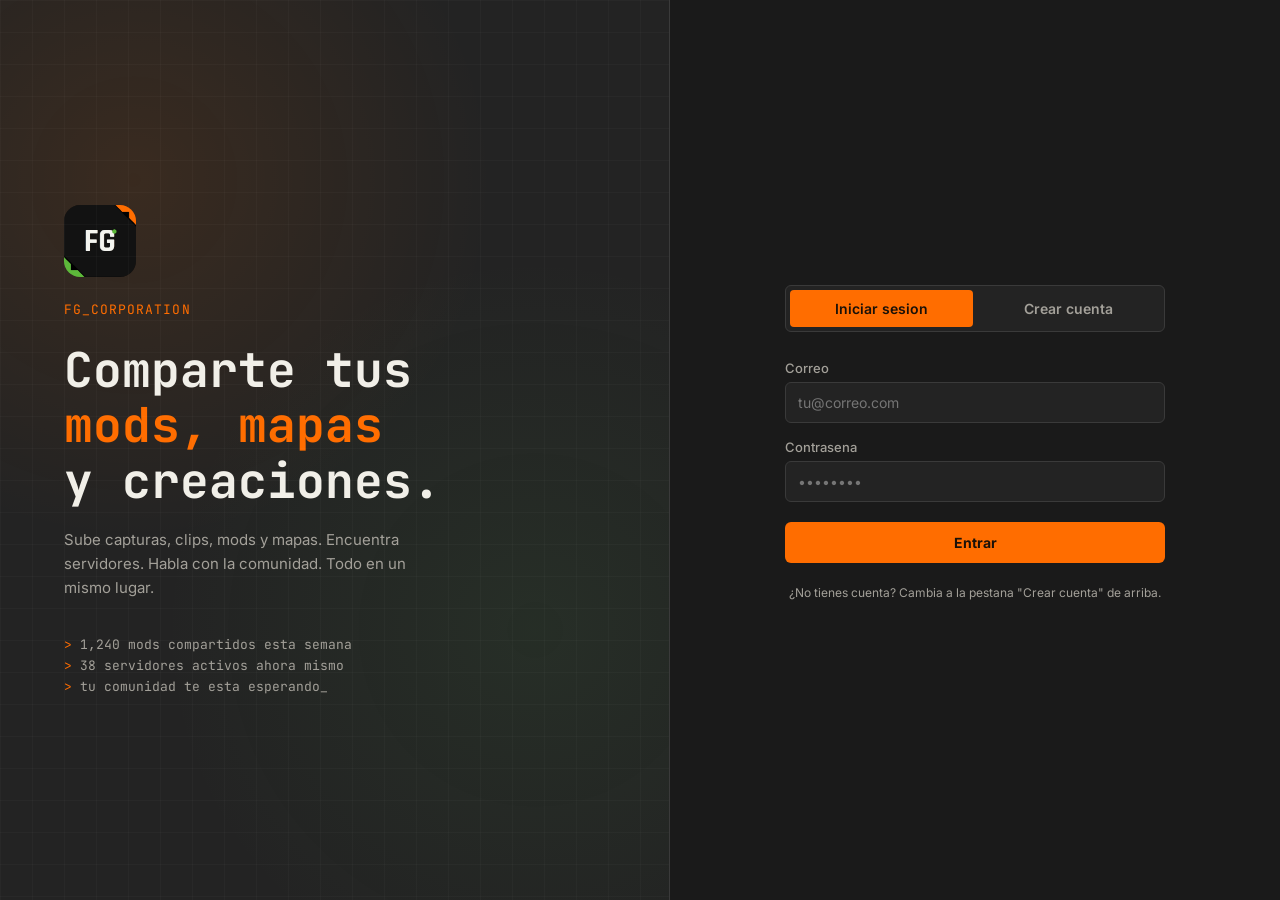
<file: wwwroot/index.html>
﻿<!DOCTYPE html>
<html lang="es">
<head>
    <meta charset="UTF-8">
    <meta name="viewport" content="width=device-width, initial-scale=1.0">
    <title>FG Corporation — Acceso</title>
    <link rel="preconnect" href="https://fonts.googleapis.com">
    <link href="https://fonts.googleapis.com/css2?family=Inter:wght@400;500;600;700&family=JetBrains+Mono:wght@400;600;700&display=swap" rel="stylesheet">
    <link rel="stylesheet" href="css/styles.css">
    <link rel="icon" type="image/jpeg" href="assets/logo.jpg">
</head>
<body>

    <div class="auth-shell">

        <!-- Lado izquierdo: branding -->
        <aside class="auth-side">
            <img src="assets/logo.jpg" alt="FG Corporation" class="brand-logo">
            <div class="brand-mark">FG_CORPORATION</div>
            <h1>Comparte tus<br><span>mods, mapas</span><br>y creaciones.</h1>
            <p>Sube capturas, clips, mods y mapas. Encuentra servidores. Habla con la comunidad. Todo en un mismo lugar.</p>

            <div class="terminal-line"><span class="ok">&gt;</span> 1,240 mods compartidos esta semana</div>
            <div class="terminal-line"><span class="ok">&gt;</span> 38 servidores activos ahora mismo</div>
            <div class="terminal-line"><span class="ok">&gt;</span> tu comunidad te esta esperando_</div>
        </aside>

        <!-- Lado derecho: formulario -->
        <main class="auth-form-wrap">
            <div class="auth-card">

                <div class="tabs">
                    <button type="button" id="tab-login" class="tab-btn active">Iniciar sesion</button>
                    <button type="button" id="tab-register" class="tab-btn">Crear cuenta</button>
                </div>

                <!-- Panel: LOGIN -->
                <section id="panel-login" class="form-panel active">
                    <div id="login-alert" class="alert"></div>
                    <form id="login-form" novalidate>
                        <div class="field">
                            <label for="login-email">Correo</label>
                            <input type="email" id="login-email" required autocomplete="email" placeholder="tu@correo.com">
                        </div>
                        <div class="field">
                            <label for="login-password">Contrasena</label>
                            <input type="password" id="login-password" required autocomplete="current-password" placeholder="••••••••">
                        </div>
                        <button type="submit" id="login-btn" class="btn-primary">Entrar</button>
                    </form>
                    <p class="hint">¿No tienes cuenta? Cambia a la pestana "Crear cuenta" de arriba.</p>
                </section>

                <!-- Panel: REGISTRO -->
                <section id="panel-register" class="form-panel">
                    <div id="register-alert" class="alert"></div>
                    <form id="register-form" novalidate>
                        <div class="field">
                            <label for="register-username">Nombre de usuario</label>
                            <input type="text" id="register-username" required minlength="3" maxlength="50" autocomplete="username" placeholder="wacho">
                        </div>
                        <div class="field">
                            <label for="register-email">Correo</label>
                            <input type="email" id="register-email" required autocomplete="email" placeholder="tu@correo.com">
                        </div>
                        <div class="field">
                            <label for="register-password">Contrasena</label>
                            <input type="password" id="register-password" required minlength="6" autocomplete="new-password" placeholder="Minimo 6 caracteres">
                        </div>
                        <div class="field">
                            <label for="register-password-confirm">Confirmar contrasena</label>
                            <input type="password" id="register-password-confirm" required minlength="6" autocomplete="new-password" placeholder="Repite tu contrasena">
                        </div>
                        <button type="submit" id="register-btn" class="btn-primary">Crear cuenta</button>
                    </form>
                    <p class="hint">Al crear una cuenta aceptas las reglas de la comunidad.</p>
                </section>

            </div>
        </main>

    </div>

    <script src="js/api.js"></script>
    <script src="js/auth.js"></script>
</body>
</html>
</file>
<file: wwwroot/css/styles.css>
﻿/* =====================================================
   Design tokens — Marca FG_Corporation
   Fondo negro/carbon, texto/superficie hueso, acento naranja
   (con el verde del logo como acento secundario/success)
===================================================== */
:root {
    --bg: #1a1a1a;
    --surface: #232323;
    --surface-2: #2b2b2b;
    --border: #3a3a3a;
    --text: #f1efe8;
    --text-dim: #a3a099;
    --accent: #ff6d00;
    --accent-dim: #cc5700;
    --accent-2: #4caf50;
    --danger: #ff6b6b;
    --radius: 6px;
    --font-mono: "JetBrains Mono", "SFMono-Regular", Consolas, monospace;
    --font-sans: "Inter", system-ui, -apple-system, sans-serif;
}

* {
    box-sizing: border-box;
}

body {
    margin: 0;
    background: var(--bg);
    color: var(--text);
    font-family: var(--font-sans);
    min-height: 100vh;
}

a {
    color: var(--accent);
    text-decoration: none;
}

    a:hover {
        text-decoration: underline;
    }

/* ---------- Layout de auth (login/registro) ---------- */
.auth-shell {
    display: grid;
    grid-template-columns: 1.1fr 1fr;
    min-height: 100vh;
}

@media (max-width: 860px) {
    .auth-shell {
        grid-template-columns: 1fr;
    }

    .auth-side {
        display: none;
    }
}

.auth-side {
    background: radial-gradient(circle at 20% 20%, rgba(255, 109, 0, 0.10), transparent 40%), radial-gradient(circle at 80% 70%, rgba(76, 175, 80, 0.08), transparent 45%), var(--surface);
    border-right: 1px solid var(--border);
    display: flex;
    flex-direction: column;
    justify-content: center;
    padding: 64px;
    position: relative;
    overflow: hidden;
}

    .auth-side::before {
        content: "";
        position: absolute;
        inset: 0;
        background-image: linear-gradient(rgba(255,255,255,0.025) 1px, transparent 1px), linear-gradient(90deg, rgba(255,255,255,0.025) 1px, transparent 1px);
        background-size: 32px 32px;
        pointer-events: none;
    }

.brand-mark {
    font-family: var(--font-mono);
    font-size: 13px;
    color: var(--accent);
    letter-spacing: 0.08em;
    margin-bottom: 24px;
}

.brand-logo {
    width: 72px;
    height: 72px;
    border-radius: 16px;
    margin-bottom: 24px;
    display: block;
}

.auth-side h1 {
    font-family: var(--font-mono);
    font-size: clamp(32px, 4vw, 48px);
    line-height: 1.15;
    margin: 0 0 20px;
    font-weight: 700;
}

    .auth-side h1 span {
        color: var(--accent);
    }

.auth-side p {
    color: var(--text-dim);
    font-size: 15px;
    line-height: 1.6;
    max-width: 40ch;
    margin: 0 0 32px;
}

.terminal-line {
    font-family: var(--font-mono);
    font-size: 13px;
    color: var(--text-dim);
    display: flex;
    gap: 8px;
    margin-top: 4px;
}

    .terminal-line .ok {
        color: var(--accent);
    }

/* ---------- Formulario ---------- */
.auth-form-wrap {
    display: flex;
    align-items: center;
    justify-content: center;
    padding: 32px;
}

.auth-card {
    width: 100%;
    max-width: 380px;
}

.tabs {
    display: flex;
    gap: 4px;
    background: var(--surface);
    border: 1px solid var(--border);
    border-radius: var(--radius);
    padding: 4px;
    margin-bottom: 28px;
}

.tab-btn {
    flex: 1;
    padding: 10px;
    border: none;
    background: transparent;
    color: var(--text-dim);
    font-family: var(--font-sans);
    font-size: 14px;
    font-weight: 600;
    border-radius: 4px;
    cursor: pointer;
    transition: background 0.15s, color 0.15s;
}

    .tab-btn.active {
        background: var(--accent);
        color: #1a1108;
    }

    .tab-btn:not(.active):hover {
        color: var(--text);
    }

.field {
    margin-bottom: 16px;
}

    .field label {
        display: block;
        font-size: 13px;
        color: var(--text-dim);
        margin-bottom: 6px;
        font-weight: 500;
    }

    .field input {
        width: 100%;
        padding: 11px 12px;
        background: var(--surface);
        border: 1px solid var(--border);
        border-radius: var(--radius);
        color: var(--text);
        font-size: 14px;
        font-family: var(--font-sans);
        transition: border-color 0.15s, box-shadow 0.15s;
    }

        .field input:focus {
            outline: none;
            border-color: var(--accent);
            box-shadow: 0 0 0 3px rgba(255, 109, 0, 0.18);
        }

        .field input:invalid:not(:placeholder-shown) {
            border-color: var(--danger);
        }

.btn-primary {
    width: 100%;
    padding: 12px;
    background: var(--accent);
    color: #1a1108;
    border: none;
    border-radius: var(--radius);
    font-size: 14px;
    font-weight: 700;
    font-family: var(--font-sans);
    cursor: pointer;
    transition: filter 0.15s, transform 0.1s;
    margin-top: 4px;
}

    .btn-primary:hover {
        filter: brightness(1.1);
    }

    .btn-primary:active {
        transform: scale(0.99);
    }

    .btn-primary:disabled {
        opacity: 0.6;
        cursor: not-allowed;
    }

.form-panel {
    display: none;
}

    .form-panel.active {
        display: block;
    }

.alert {
    display: none;
    padding: 11px 12px;
    border-radius: var(--radius);
    font-size: 13px;
    margin-bottom: 16px;
    line-height: 1.5;
}

    .alert.error {
        display: block;
        background: rgba(255, 107, 107, 0.1);
        border: 1px solid rgba(255, 107, 107, 0.3);
        color: #ffb3b3;
    }

    .alert.success {
        display: block;
        background: rgba(76, 175, 80, 0.12);
        border: 1px solid rgba(76, 175, 80, 0.35);
        color: var(--accent-2);
    }

.hint {
    font-size: 12px;
    color: var(--text-dim);
    margin-top: 20px;
    text-align: center;
    line-height: 1.6;
}

:focus-visible {
    outline: 2px solid var(--accent);
    outline-offset: 2px;
}

@media (prefers-reduced-motion: reduce) {
    * {
        transition: none !important;
        animation: none !important;
    }
}

/* =====================================================
   Navbar (compartido en todas las paginas internas)
===================================================== */
.navbar {
    position: sticky;
    top: 0;
    z-index: 20;
    display: flex;
    align-items: center;
    gap: 24px;
    padding: 10px 24px;
    background: rgba(26, 26, 26, 0.92);
    backdrop-filter: blur(8px);
    border-bottom: 1px solid var(--border);
}

.navbar-logo {
    display: flex;
    align-items: center;
    gap: 10px;
    flex-shrink: 0;
}

    .navbar-logo img {
        width: 32px;
        height: 32px;
        border-radius: 8px;
    }

    .navbar-logo span {
        font-family: var(--font-mono);
        font-size: 14px;
        font-weight: 700;
        letter-spacing: 0.02em;
    }

.navbar-tabs {
    display: flex;
    gap: 4px;
    flex: 1;
    overflow-x: auto;
}

.navbar-tab {
    padding: 8px 14px;
    border: none;
    background: transparent;
    color: var(--text-dim);
    font-size: 14px;
    font-weight: 600;
    font-family: var(--font-sans);
    border-radius: var(--radius);
    cursor: pointer;
    white-space: nowrap;
    transition: background 0.15s, color 0.15s;
}

    .navbar-tab:hover {
        color: var(--text);
        background: var(--surface-2);
    }

    .navbar-tab.active {
        color: var(--accent);
        background: rgba(255, 109, 0, 0.12);
    }

.navbar-user {
    display: flex;
    align-items: center;
    gap: 10px;
    flex-shrink: 0;
}

.navbar-username {
    font-size: 13px;
    color: var(--text-dim);
}

.avatar-badge {
    width: 32px;
    height: 32px;
    border-radius: 50%;
    background: var(--accent);
    color: #1a1108;
    display: flex;
    align-items: center;
    justify-content: center;
    font-weight: 700;
    font-size: 13px;
    flex-shrink: 0;
}

.btn-logout {
    padding: 7px 12px;
    border: 1px solid var(--border);
    background: transparent;
    color: var(--text-dim);
    font-size: 13px;
    font-weight: 600;
    border-radius: var(--radius);
    cursor: pointer;
    transition: border-color 0.15s, color 0.15s;
}

    .btn-logout:hover {
        border-color: var(--danger);
        color: var(--danger);
    }

/* =====================================================
   Feed
===================================================== */
.feed-main {
    max-width: 560px;
    margin: 0 auto;
    padding: 28px 16px 80px;
}

.feed-state {
    text-align: center;
    padding: 80px 20px;
    color: var(--text-dim);
}

    .feed-state .icon {
        font-size: 32px;
        margin-bottom: 12px;
    }

    .feed-state h3 {
        color: var(--text);
        font-size: 17px;
        margin: 0 0 6px;
    }

    .feed-state p {
        font-size: 14px;
        margin: 0;
    }

.feed-list {
    display: flex;
    flex-direction: column;
    gap: 24px;
}

/* ---------- Tarjeta de post estilo IG ---------- */
.ig-card {
    background: var(--surface);
    border: 1px solid var(--border);
    border-radius: 10px;
    overflow: hidden;
}

.ig-header {
    display: flex;
    align-items: center;
    gap: 10px;
    padding: 12px 14px;
}

    .ig-header .avatar-badge {
        width: 34px;
        height: 34px;
        font-size: 13px;
    }

.ig-header-text {
    display: flex;
    flex-direction: column;
    line-height: 1.25;
}

.ig-username {
    font-size: 13px;
    font-weight: 700;
    color: var(--text);
}

.ig-game {
    font-size: 11px;
    color: var(--accent-2);
}

.ig-media {
    width: 100%;
    aspect-ratio: 1 / 1;
    background: var(--surface-2);
    display: flex;
    align-items: center;
    justify-content: center;
    overflow: hidden;
}

    .ig-media img, .ig-media video {
        width: 100%;
        height: 100%;
        object-fit: cover;
        display: block;
    }

    .ig-media .placeholder-icon {
        font-size: 56px;
        color: var(--text-dim);
    }

.ig-actions {
    display: flex;
    align-items: center;
    gap: 4px;
    padding: 10px 10px 0;
}

.icon-btn {
    background: none;
    border: none;
    color: var(--text);
    font-size: 22px;
    line-height: 1;
    padding: 6px;
    cursor: pointer;
    border-radius: 50%;
    transition: transform 0.1s, color 0.15s;
}

    .icon-btn:hover {
        color: var(--accent);
    }

    .icon-btn:active {
        transform: scale(0.88);
    }

    .icon-btn.liked {
        color: var(--accent);
    }

        .icon-btn.liked .heart::before {
            content: "♥";
        }

.ig-actions .spacer {
    flex: 1;
}

.ig-body {
    padding: 6px 14px 14px;
}

.ig-likes {
    font-size: 13px;
    font-weight: 700;
    color: var(--text);
    margin: 2px 0 6px;
}

.ig-caption {
    font-size: 13.5px;
    line-height: 1.5;
    color: var(--text);
    margin: 0 0 4px;
}

    .ig-caption .cap-user {
        font-weight: 700;
        margin-right: 6px;
    }

.ig-tags {
    margin: 0 0 6px;
}

.ig-download-btn {
    display: inline-flex;
    align-items: center;
    gap: 6px;
    margin-top: 8px;
    padding: 8px 14px;
    background: var(--accent);
    color: #1a1108;
    border: none;
    border-radius: var(--radius);
    font-size: 13px;
    font-weight: 700;
    cursor: pointer;
}

    .ig-download-btn:hover {
        filter: brightness(1.08);
    }

/* ---------- Comentarios ---------- */
.ig-comments-toggle {
    background: none;
    border: none;
    color: var(--text-dim);
    font-size: 13px;
    cursor: pointer;
    padding: 0;
    margin-top: 2px;
}

    .ig-comments-toggle:hover {
        color: var(--text);
    }

.ig-comments-panel {
    display: none;
    border-top: 1px solid var(--border);
    margin-top: 10px;
    padding-top: 10px;
}

    .ig-comments-panel.open {
        display: block;
    }

.ig-comment {
    font-size: 13px;
    line-height: 1.5;
    color: var(--text);
    margin-bottom: 8px;
}

    .ig-comment .cu {
        font-weight: 700;
        margin-right: 6px;
    }

    .ig-comment .ct {
        color: var(--text-dim);
    }

.ig-comments-empty {
    font-size: 12.5px;
    color: var(--text-dim);
    margin-bottom: 8px;
}

.ig-comment-form {
    display: flex;
    gap: 8px;
    margin-top: 6px;
}

    .ig-comment-form input {
        flex: 1;
        background: var(--surface-2);
        border: 1px solid var(--border);
        border-radius: 999px;
        padding: 8px 14px;
        color: var(--text);
        font-size: 13px;
        font-family: var(--font-sans);
    }

        .ig-comment-form input:focus {
            outline: none;
            border-color: var(--accent);
        }

    .ig-comment-form button {
        background: none;
        border: none;
        color: var(--accent);
        font-size: 13px;
        font-weight: 700;
        cursor: pointer;
        padding: 0 6px;
    }

        .ig-comment-form button:disabled {
            color: var(--text-dim);
            cursor: default;
        }

.tag-pill {
    display: inline-block;
    font-size: 11px;
    color: var(--accent);
    background: rgba(255, 109, 0, 0.1);
    border-radius: 999px;
    padding: 2px 9px;
    margin-right: 4px;
}

.toast {
    position: fixed;
    bottom: 24px;
    left: 50%;
    transform: translateX(-50%) translateY(20px);
    background: var(--surface-2);
    border: 1px solid var(--border);
    color: var(--text);
    padding: 10px 18px;
    border-radius: var(--radius);
    font-size: 13px;
    opacity: 0;
    pointer-events: none;
    transition: opacity 0.2s, transform 0.2s;
    z-index: 50;
}

    .toast.show {
        opacity: 1;
        transform: translateX(-50%) translateY(0);
    }

    .toast.error {
        border-color: rgba(255, 107, 107, 0.4);
        color: #ffb3b3;
    }
</file>
